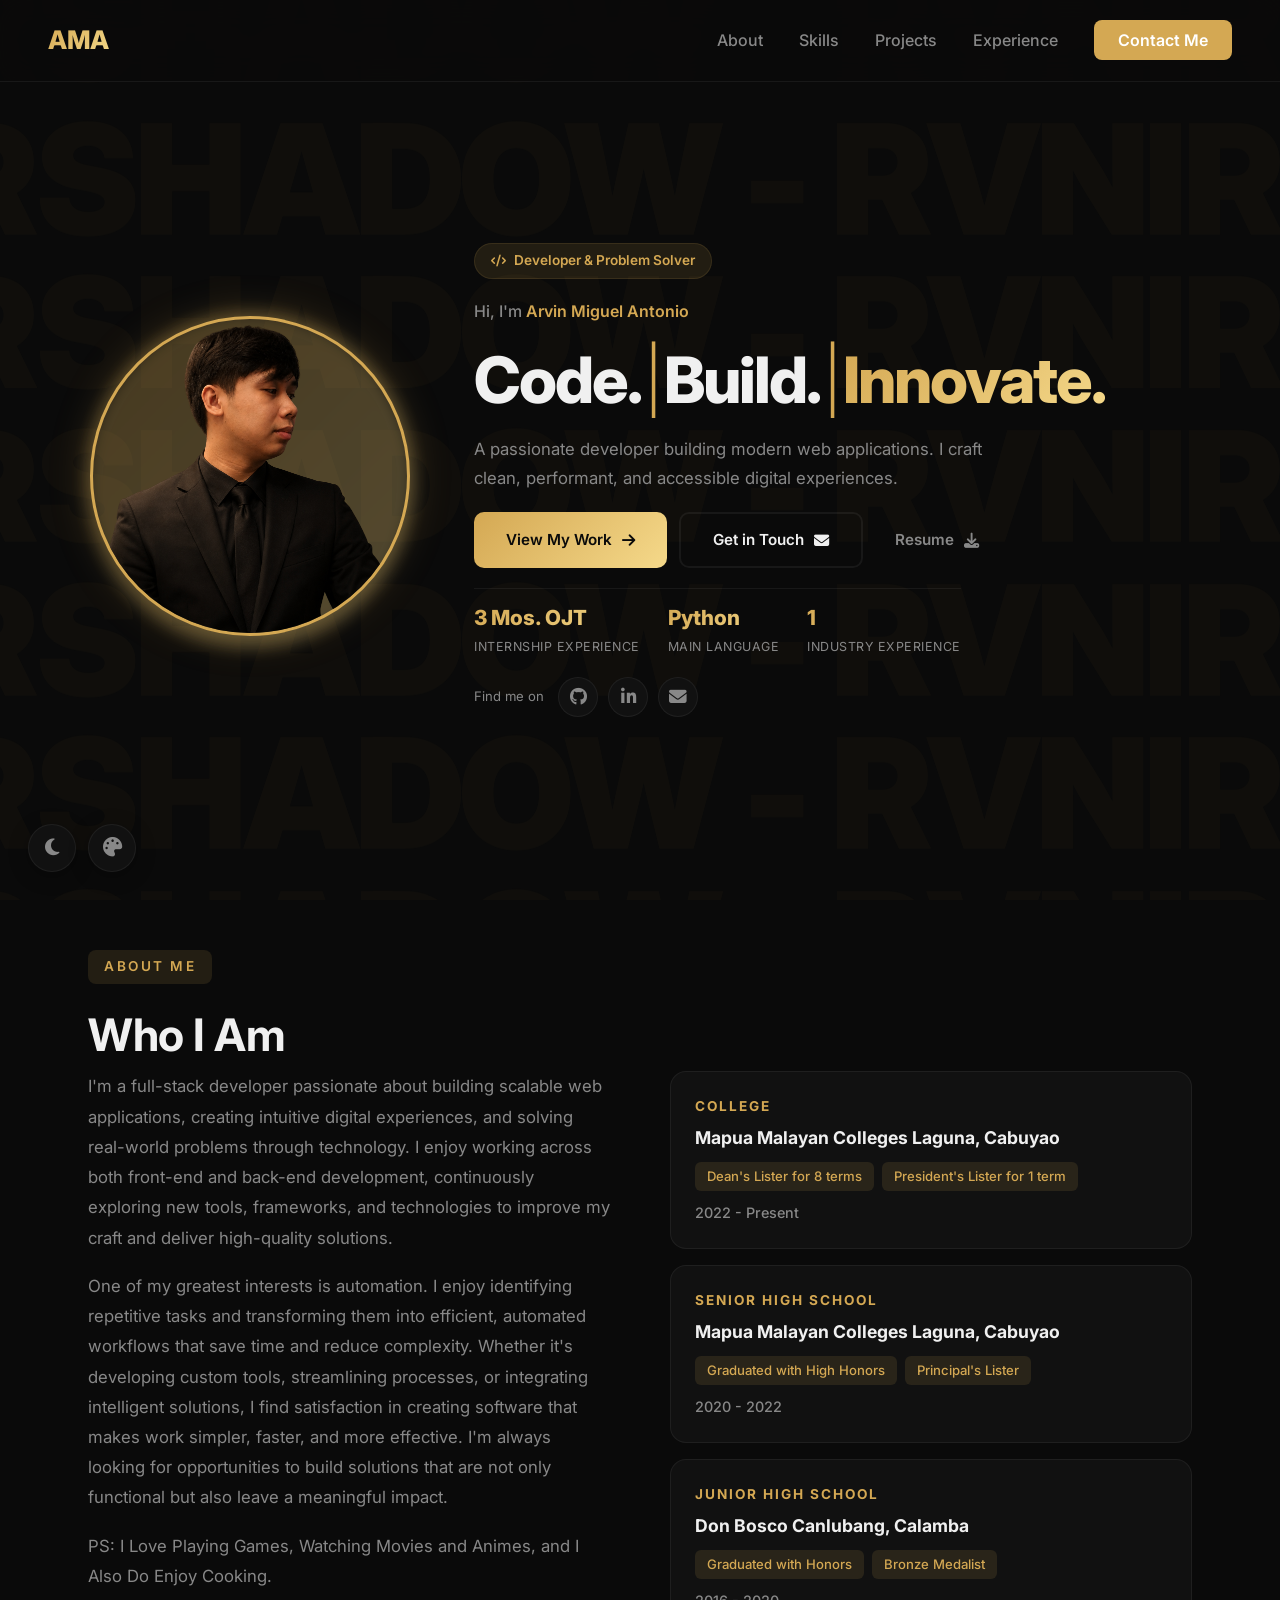
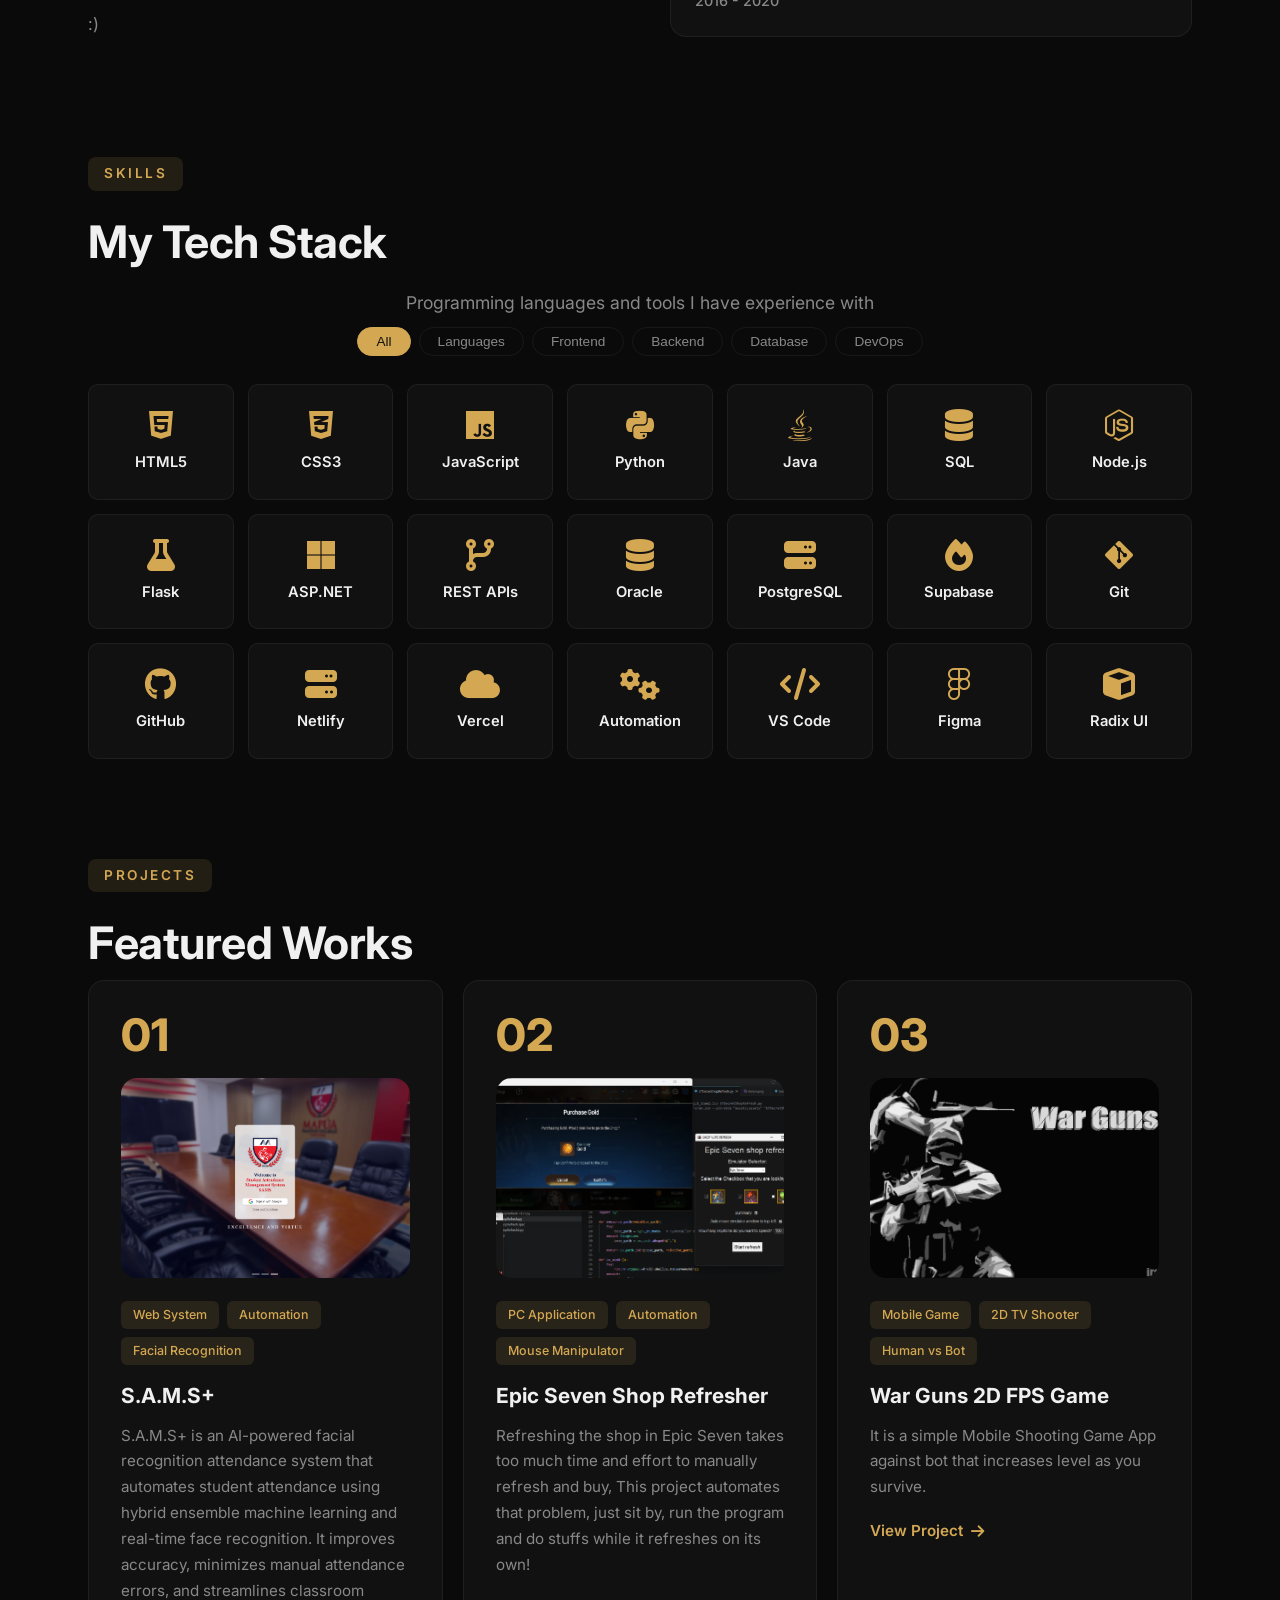
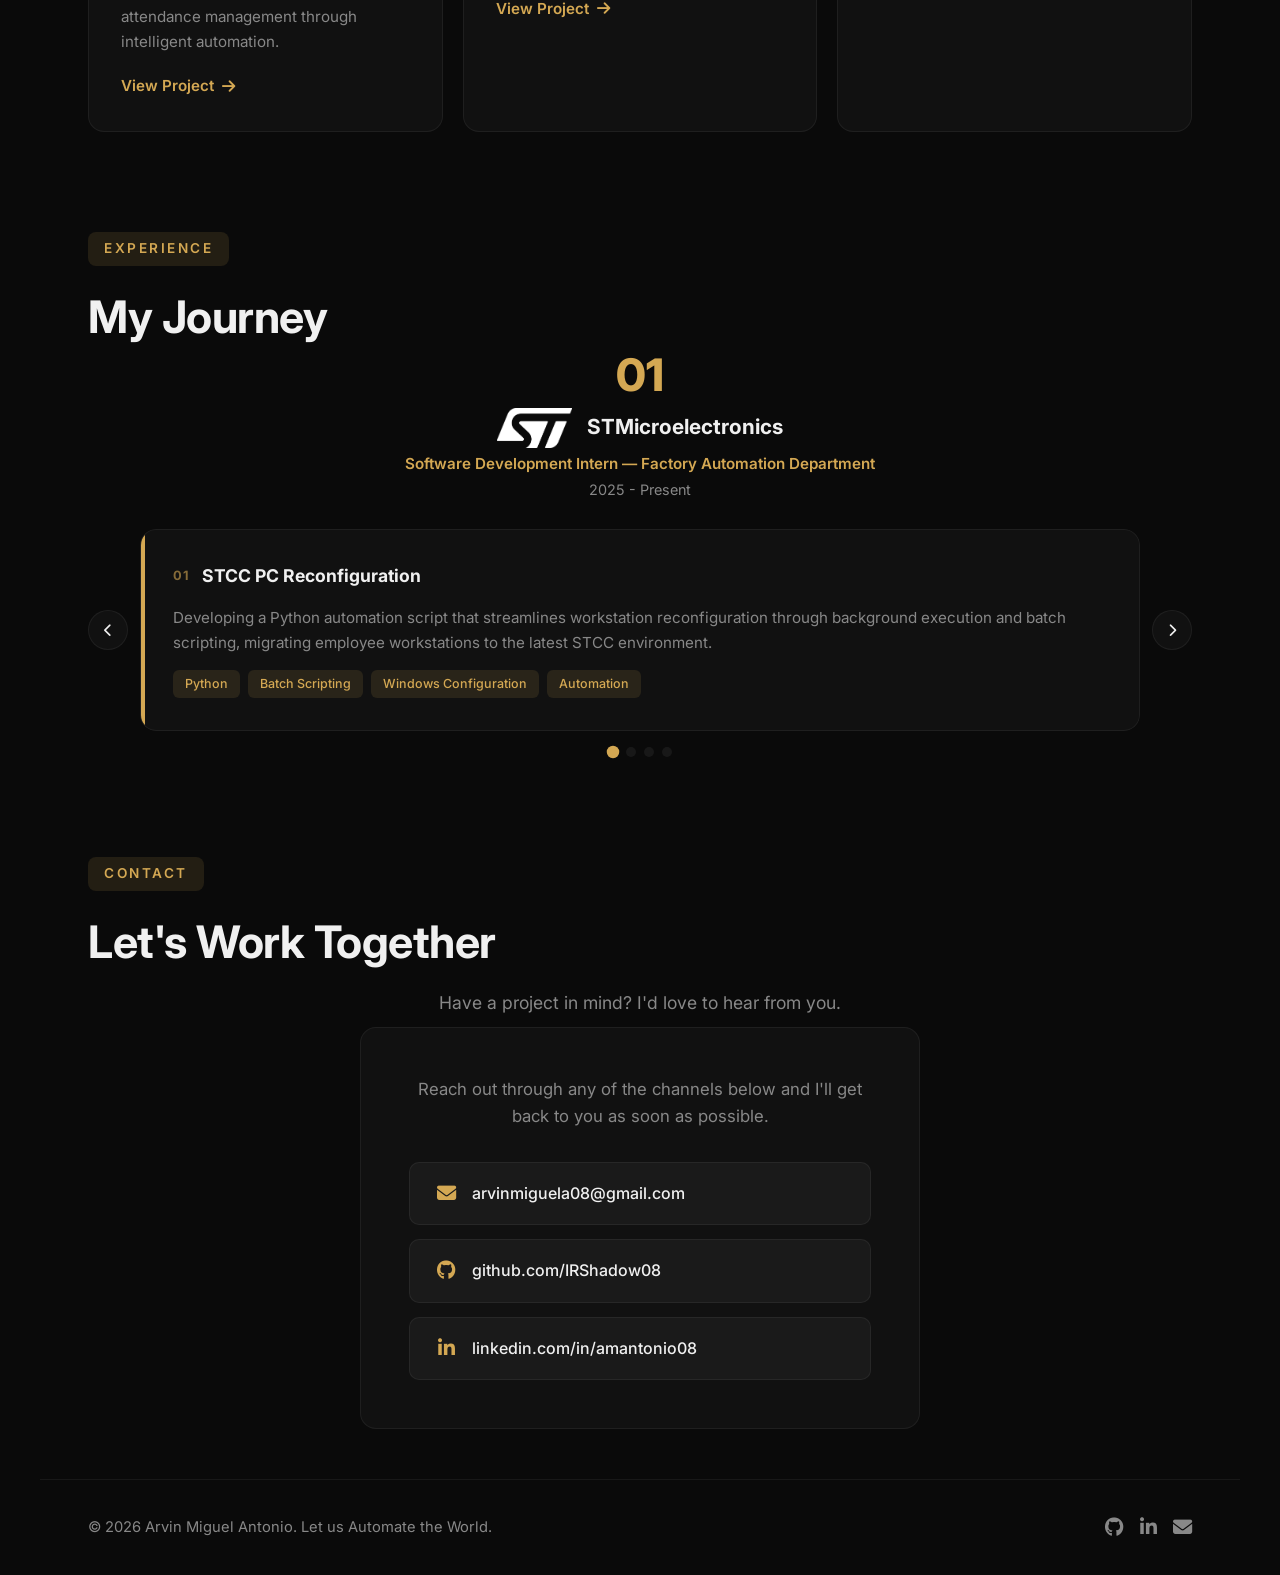
<file: index.html>
<!DOCTYPE html>
<html lang="en">
<head>
    <meta charset="UTF-8">
    <meta name="viewport" content="width=device-width, initial-scale=1.0">
    <title>Arvin Miguel Antonio</title>
    <link rel="preconnect" href="https://fonts.googleapis.com">
    <link rel="preconnect" href="https://fonts.gstatic.com" crossorigin>
    <link href="https://fonts.googleapis.com/css2?family=Inter:wght@300;400;500;600;700;800;900&display=swap" rel="stylesheet">
    <link rel="stylesheet" href="https://cdnjs.cloudflare.com/ajax/libs/font-awesome/6.5.0/css/all.min.css">
    <link id="favicon" rel="icon" type="image/png" href="Assets/IRLogo.png">
    <link rel="stylesheet" href="style.css">
</head>
<body>

    <nav>
        <a href="#hero" class="nav-logo">AMA</a>
        <ul class="nav-links" id="navLinks">
            <li><a href="#about">About</a></li>
            <li><a href="#skills">Skills</a></li>
            <li><a href="#projects">Projects</a></li>
            <li><a href="#experience">Experience</a></li>
            <li><a href="#contact" class="nav-cta">Contact Me</a></li>
        </ul>
        <button class="mobile-toggle" id="mobileToggle" aria-label="Menu">
            <i class="fas fa-bars"></i>
        </button>
    </nav>

    <section class="hero" id="hero">
        <div class="hero-deco-text">
            <span>IRShadow - RvnIrs</span>
        </div>
        <div class="hero-wrap">
            <div class="hero-image">
                <img src="Assets/DarkModeMe.png" alt="Arvin Miguel Antonio" id="heroProfileImg">
            </div>
            <div class="hero-content">
                <div class="hero-tag">
                    <i class="fas fa-code"></i> Developer &amp; Problem Solver
                </div>
                <span class="hero-greeting">Hi, I'm <span>Arvin Miguel Antonio</span></span>
                <h1>Code.<span class="separator">|</span>Build.<span class="separator">|</span><span class="highlight">Innovate.</span></h1>
                <p>A passionate developer building modern web applications. I craft clean, performant, and accessible digital experiences.</p>
                <div class="hero-buttons">
                    <a href="#projects" class="btn btn-primary">
                        View My Work <i class="fas fa-arrow-right"></i>
                    </a>
                    <a href="#contact" class="btn btn-outline">
                        Get in Touch <i class="fas fa-envelope"></i>
                    </a>
                    <a href="Assets/ArvinAntonio-Resume.pdf" target="_blank" class="btn btn-ghost">
                        Resume <i class="fas fa-download"></i>
                    </a>
                </div>
                <div class="hero-stats">
                    <div class="hero-stat">
                        <span class="hero-stat-value">3 Mos. OJT</span>
                        <span class="hero-stat-label">Internship Experience</span>
                    </div>
                    <div class="hero-stat">
                        <span class="hero-stat-value">Python</span>
                        <span class="hero-stat-label">Main Language</span>
                    </div>
                    <div class="hero-stat">
                        <span class="hero-stat-value">1</span>
                        <span class="hero-stat-label">Industry Experience</span>
                    </div>
                </div>
                <div class="hero-social">
                    <span class="hero-social-label">Find me on</span>
                    <a href="https://github.com/IRShadow08" target="_blank" aria-label="GitHub"><i class="fab fa-github"></i></a>
                    <a href="https://www.linkedin.com/in/amantonio08/" target="_blank" aria-label="LinkedIn"><i class="fab fa-linkedin-in"></i></a>
                    <a href="mailto:arvinmiguela08@gmail.com" id="copyEmailHero" aria-label="Email"><i class="fas fa-envelope"></i></a>
                </div>
            </div>
        </div>
    </section>

    <section id="about">
        <div class="section-header reveal">
            <span class="section-tag">About Me</span>
            <h2>Who I Am</h2>
        </div>
        <div class="about-wrap">
            <div class="about-text reveal">
                <p>I'm a full-stack developer passionate about building scalable web applications, creating intuitive digital experiences, and solving real-world problems through technology. I enjoy working across both front-end and back-end development, continuously exploring new tools, frameworks, and technologies to improve my craft and deliver high-quality solutions.</p>
                <p>One of my greatest interests is automation. I enjoy identifying repetitive tasks and transforming them into efficient, automated workflows that save time and reduce complexity. Whether it's developing custom tools, streamlining processes, or integrating intelligent solutions, I find satisfaction in creating software that makes work simpler, faster, and more effective. I'm always looking for opportunities to build solutions that are not only functional but also leave a meaningful impact.</p>
                <p>PS: I Love Playing Games, Watching Movies and Animes, and I Also Do Enjoy Cooking.</p>
                <p>:)</p>
            </div>
            <div class="about-education reveal">
                <div class="edu-card">
                    <div class="edu-level">College</div>
                    <div class="edu-school">Mapua Malayan Colleges Laguna, Cabuyao</div>
                    <div class="edu-honors">
                        <span class="edu-honor">Dean's Lister for 8 terms</span>
                        <span class="edu-honor">President's Lister for 1 term</span>
                    </div>
                    <div class="edu-date">2022 - Present</div>
                </div>
                <div class="edu-card">
                    <div class="edu-level">Senior High School</div>
                    <div class="edu-school">Mapua Malayan Colleges Laguna, Cabuyao</div>
                    <div class="edu-honors">
                        <span class="edu-honor">Graduated with High Honors</span>
                        <span class="edu-honor">Principal's Lister</span>
                    </div>
                    <div class="edu-date">2020 - 2022</div>
                </div>
                <div class="edu-card">
                    <div class="edu-level">Junior High School</div>
                    <div class="edu-school">Don Bosco Canlubang, Calamba</div>
                    <div class="edu-honors">
                        <span class="edu-honor">Graduated with Honors</span>
                        <span class="edu-honor">Bronze Medalist</span>
                    </div>
                    <div class="edu-date">2016 - 2020</div>
                </div>
            </div>
        </div>
    </section>

    <section id="skills">
        <div class="section-header reveal">
            <span class="section-tag">Skills</span>
            <h2>My Tech Stack</h2>
            <p>Programming languages and tools I have experience with</p>
        </div>
        <div class="skills-filters reveal">
            <button class="skills-filter active" data-filter="all">All</button>
            <button class="skills-filter" data-filter="languages">Languages</button>
            <button class="skills-filter" data-filter="frontend">Frontend</button>
            <button class="skills-filter" data-filter="backend">Backend</button>
            <button class="skills-filter" data-filter="database">Database</button>
            <button class="skills-filter" data-filter="devops">DevOps</button>
        </div>
        <div class="skills-grid reveal">
            <div class="skill-item" data-category="frontend"><i class="fab fa-html5"></i><div class="name">HTML5</div></div>
            <div class="skill-item" data-category="frontend"><i class="fab fa-css3-alt"></i><div class="name">CSS3</div></div>
            <div class="skill-item" data-category="languages"><i class="fab fa-js"></i><div class="name">JavaScript</div></div>
            <div class="skill-item" data-category="languages"><i class="fab fa-python"></i><div class="name">Python</div></div>
            <div class="skill-item" data-category="languages"><i class="fab fa-java"></i><div class="name">Java</div></div>
            <div class="skill-item" data-category="languages"><i class="fas fa-database"></i><div class="name">SQL</div></div>
            <div class="skill-item" data-category="backend"><i class="fab fa-node-js"></i><div class="name">Node.js</div></div>
            <div class="skill-item" data-category="backend"><i class="fas fa-flask"></i><div class="name">Flask</div></div>
            <div class="skill-item" data-category="backend"><i class="fab fa-microsoft"></i><div class="name">ASP.NET</div></div>
            <div class="skill-item" data-category="backend"><i class="fas fa-code-branch"></i><div class="name">REST APIs</div></div>
            <div class="skill-item" data-category="database"><i class="fas fa-database"></i><div class="name">Oracle</div></div>
            <div class="skill-item" data-category="database"><i class="fas fa-server"></i><div class="name">PostgreSQL</div></div>
            <div class="skill-item" data-category="database"><i class="fas fa-fire"></i><div class="name">Supabase</div></div>
            <div class="skill-item" data-category="devops"><i class="fab fa-git-alt"></i><div class="name">Git</div></div>
            <div class="skill-item" data-category="devops"><i class="fab fa-github"></i><div class="name">GitHub</div></div>
            <div class="skill-item" data-category="devops"><i class="fas fa-server"></i><div class="name">Netlify</div></div>
            <div class="skill-item" data-category="devops"><i class="fas fa-cloud"></i><div class="name">Vercel</div></div>
            <div class="skill-item" data-category="devops"><i class="fas fa-cogs"></i><div class="name">Automation</div></div>
            <div class="skill-item" data-category="devops"><i class="fas fa-code"></i><div class="name">VS Code</div></div>
            <div class="skill-item" data-category="frontend"><i class="fab fa-figma"></i><div class="name">Figma</div></div>
            <div class="skill-item" data-category="frontend"><i class="fas fa-cube"></i><div class="name">Radix UI</div></div>
        </div>
    </section>

    <section id="projects">
        <div class="section-header reveal">
            <span class="section-tag">Projects</span>
            <h2>Featured Works</h2>
            <!-- <p>Showcase of My Favorite Projects</p> -->
        </div>
        <div class="projects-grid reveal">
            <div class="project-card">
                <div class="card-num">01</div>
                <img src="Assets/Sams.png" alt="S.A.M.S+" class="project-img">
                <div class="project-tags">
                    <span>Web System</span>
                    <span>Automation</span>
                    <span>Facial Recognition</span>
                </div>
                <h3>S.A.M.S+</h3>
                <p>S.A.M.S+ is an AI-powered facial recognition attendance system that automates student attendance using hybrid ensemble machine learning and real-time face recognition. It improves accuracy, minimizes manual attendance errors, and streamlines classroom attendance management through intelligent automation.</p>
                <a href="https://sams-plus.tech/" target="_blank" class="project-link">
                    View Project <i class="fas fa-arrow-right"></i>
                </a>
            </div>
            <div class="project-card">
                <div class="card-num">02</div>
                <img src="Assets/E7ShopRefresher.png" alt="Epic Seven Shop Refresher" class="project-img">
                <div class="project-tags">
                    <span>PC Application</span>
                    <span>Automation</span>
                    <span>Mouse Manipulator</span>
                </div>
                <h3>Epic Seven Shop Refresher</h3>
                <p>Refreshing the shop in Epic Seven takes too much time and effort to manually refresh and buy, This project automates that problem, just sit by, run the program and do stuffs while it refreshes on its own!</p>
                <a href="https://github.com/IRShadow08/E7Refresher_irs" target="_blank" class="project-link">
                    View Project <i class="fas fa-arrow-right"></i>
                </a>
            </div>
            <div class="project-card">
                <div class="card-num">03</div>
                <img src="Assets/WarGuns Game.png" alt="War Guns 2D FPS Game" class="project-img">
                <div class="project-tags">
                    <span>Mobile Game</span>
                    <span>2D TV Shooter</span>
                    <span>Human vs Bot</span>
                </div>
                <h3>War Guns 2D FPS Game</h3>
                <p>It is a simple Mobile Shooting Game App against bot that increases level as you survive.</p>
                <a href="https://drive.google.com/file/d/1qGcOylFEyaaN6yPBjuBGZe5CD3PXeud2/view" target="_blank" class="project-link">
                    View Project <i class="fas fa-arrow-right"></i>
                </a>
            </div>
        </div>
    </section>

    <section id="experience">
        <div class="section-header reveal">
            <span class="section-tag">Experience</span>
            <h2>My Journey</h2>
            <div class="exp-section-num">01</div>
        </div>
        <div class="exp-carousel reveal">
            <div class="exp-header-info">
                <h3>
                    <img id="stmLogo" src="Assets/STMDark.png" alt="STMicroelectronics" style="height:40px;vertical-align:middle;margin-right:10px;">
                    STMicroelectronics
                </h3>
                <div class="exp-role">Software Development Intern &mdash; Factory Automation Department</div>
                <div class="exp-date">2025 - Present</div>
            </div>
            <div class="carousel-wrap">
                <button class="carousel-btn carousel-prev" aria-label="Previous"><i class="fas fa-chevron-left"></i></button>
                <div class="carousel-track-wrap">
                    <div class="carousel-track">
                        <div class="carousel-card">
                            <div class="carousel-card-header">
                                <span class="carousel-card-num">01</span>
                                <h4>STCC PC Reconfiguration</h4>
                            </div>
                            <p>Developing a Python automation script that streamlines workstation reconfiguration through background execution and batch scripting, migrating employee workstations to the latest STCC environment.</p>
                            <div class="carousel-tags">
                                <span>Python</span>
                                <span>Batch Scripting</span>
                                <span>Windows Configuration</span>
                                <span>Automation</span>
                            </div>
                        </div>
                        <div class="carousel-card">
                            <div class="carousel-card-header">
                                <span class="carousel-card-num">02</span>
                                <h4>Shibuya_FoxAuto TAR Images Creation</h4>
                            </div>
                            <p>Enhanced file processing logic and logging mechanisms with grouped log keys for better traceability and reliability in TAR archive generation for production deployments.</p>
                            <div class="carousel-tags">
                                <span>Python</span>
                                <span>File Processing</span>
                                <span>Logging</span>
                                <span>TAR</span>
                            </div>
                        </div>
                        <div class="carousel-card">
                            <div class="carousel-card-header">
                                <span class="carousel-card-num">03</span>
                                <h4>sySTMtracker</h4>
                            </div>
                            <p>Built a full-stack web monitoring application (Python Flask, Oracle/SQLite) that tracks server, service, and application health with automated metric collection, dashboards, threshold alerts, and email notifications. Deployed internally for departmental use.</p>
                            <div class="carousel-tags">
                                <span>Python</span>
                                <span>Flask</span>
                                <span>Oracle</span>
                                <span>Server Tracker</span>
                                <span>Web Development</span>
                            </div>
                        </div>
                        <div class="carousel-card">
                            <div class="carousel-card-header">
                                <span class="carousel-card-num">04</span>
                                <h4>LDAP to WebSSO Migration</h4>
                            </div>
                            <p>Preparing legacy internal applications for migration to a unified Web Single Sign-On authentication system through codebase analysis and architectural planning.</p>
                            <div class="carousel-tags">
                                <span>LDAP</span>
                                <span>WebSSO</span>
                                <span>Authentication</span>
                                <span>Legacy Migration</span>
                                <span>Java Core</span>
                                <span>Java SpringBoot</span>
                            </div>
                        </div>
                    </div>
                </div>
                <button class="carousel-btn carousel-next" aria-label="Next"><i class="fas fa-chevron-right"></i></button>
            </div>
            <div class="carousel-dots"></div>
        </div>
    </section>

    <section id="contact">
        <div class="section-header reveal">
            <span class="section-tag">Contact</span>
            <h2>Let's Work Together</h2>
            <p>Have a project in mind? I'd love to hear from you.</p>
        </div>
        <div class="contact-wrap reveal">
            <div class="contact-card">
                <p>Reach out through any of the channels below and I'll get back to you as soon as possible.</p>
                <div class="contact-links">
                    <a href="mailto:arvinmiguela08@gmail.com" id="copyEmail">
                        <i class="fas fa-envelope"></i> arvinmiguela08@gmail.com
                    </a>
                    <a href="https://github.com/IRShadow08" target="_blank">
                        <i class="fab fa-github"></i> github.com/IRShadow08
                    </a>
                    <a href="https://www.linkedin.com/in/amantonio08/" target="_blank">
                        <i class="fab fa-linkedin-in"></i> linkedin.com/in/amantonio08
                    </a>
                </div>
            </div>
        </div>
    </section>

    <button class="theme-toggle" id="themeToggle" aria-label="Toggle theme">
        <i class="fas fa-moon"></i>
    </button>
    <button class="accent-toggle" id="accentToggle" aria-label="Toggle accent color">
        <i class="fas fa-palette"></i>
    </button>
    <a href="#hero" class="back-to-top" aria-label="Back to top">
        <i class="fas fa-arrow-up"></i>
    </a>

    <footer>
        <p>&copy; 2026 Arvin Miguel Antonio. Let us Automate the World.</p>
        <div class="footer-social">
            <a href="https://github.com/IRShadow08" target="_blank" aria-label="GitHub"><i class="fab fa-github"></i></a>
            <a href="https://www.linkedin.com/in/amantonio08/" target="_blank" aria-label="LinkedIn"><i class="fab fa-linkedin-in"></i></a>
            <a href="mailto:arvinmiguela08@gmail.com" aria-label="Email"><i class="fas fa-envelope"></i></a>
        </div>
    </footer>

    <script src="script.js"></script>
</body>
</html>
</file>
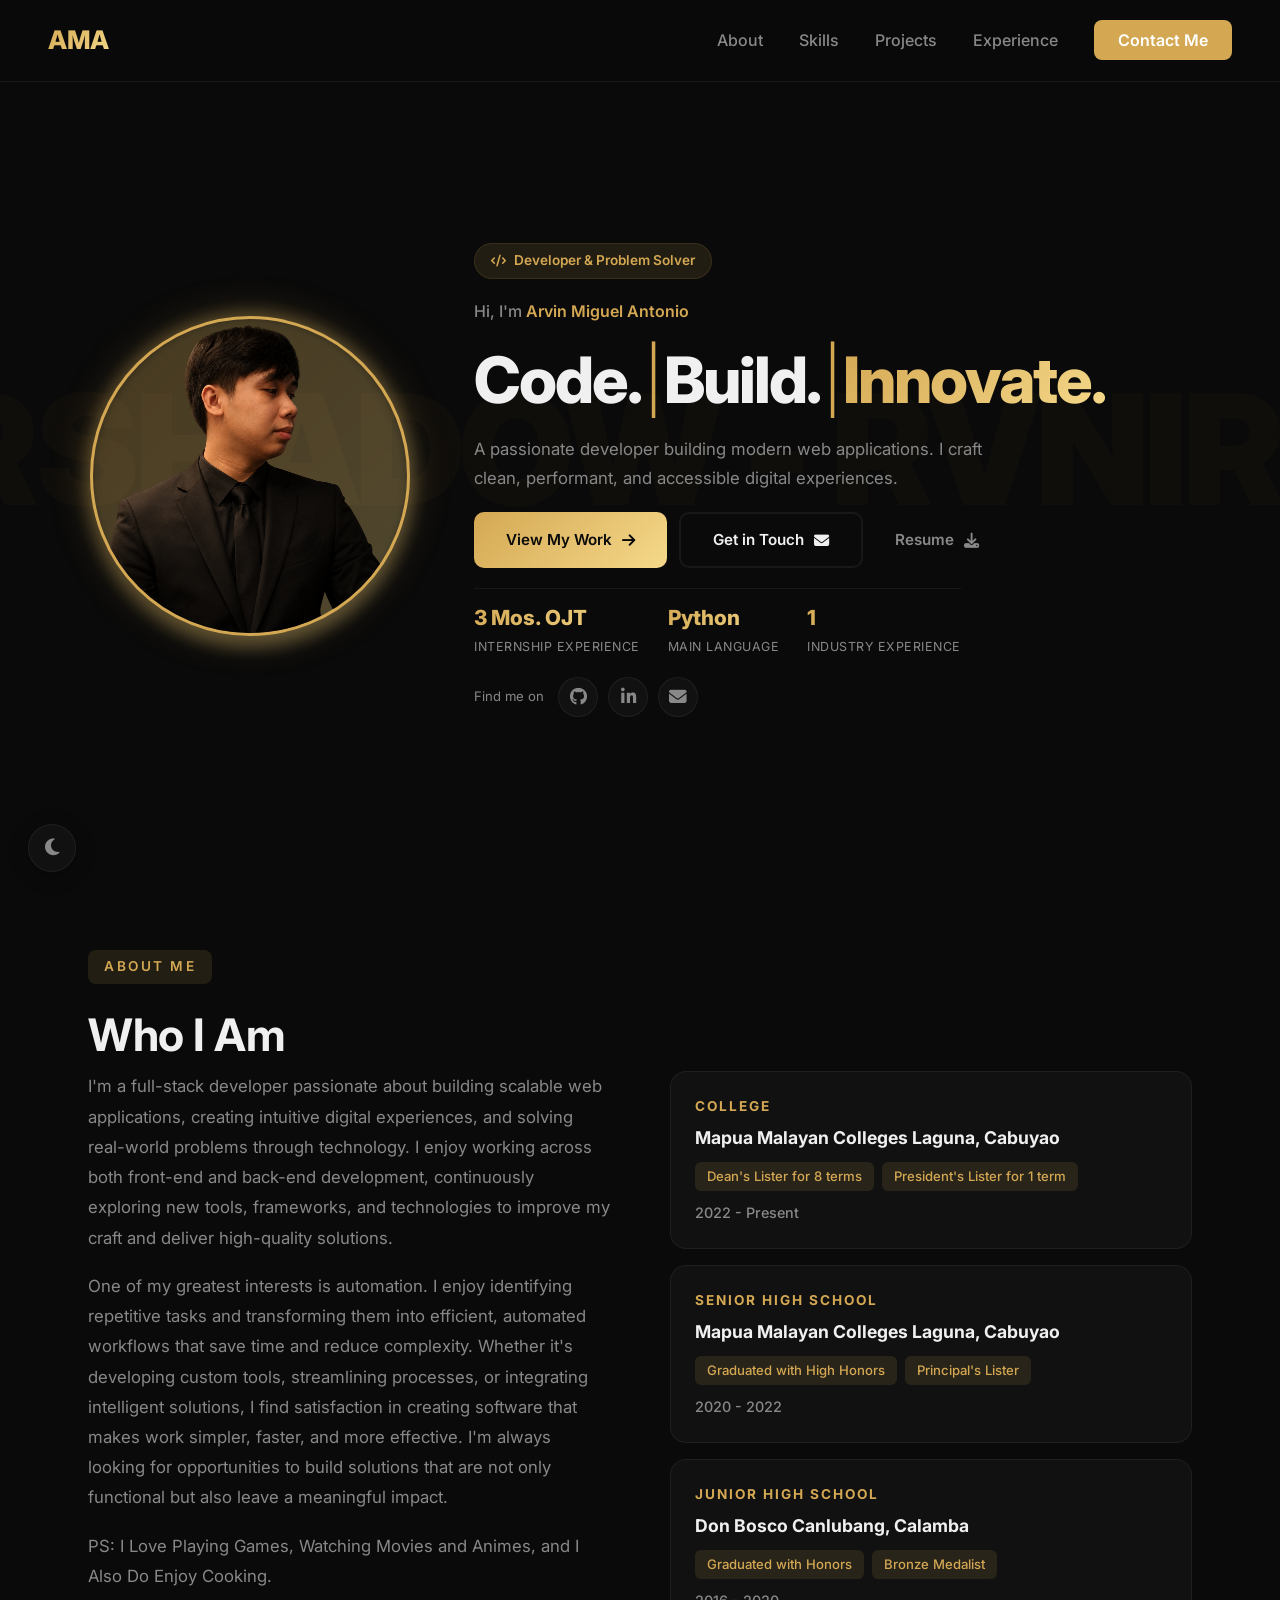
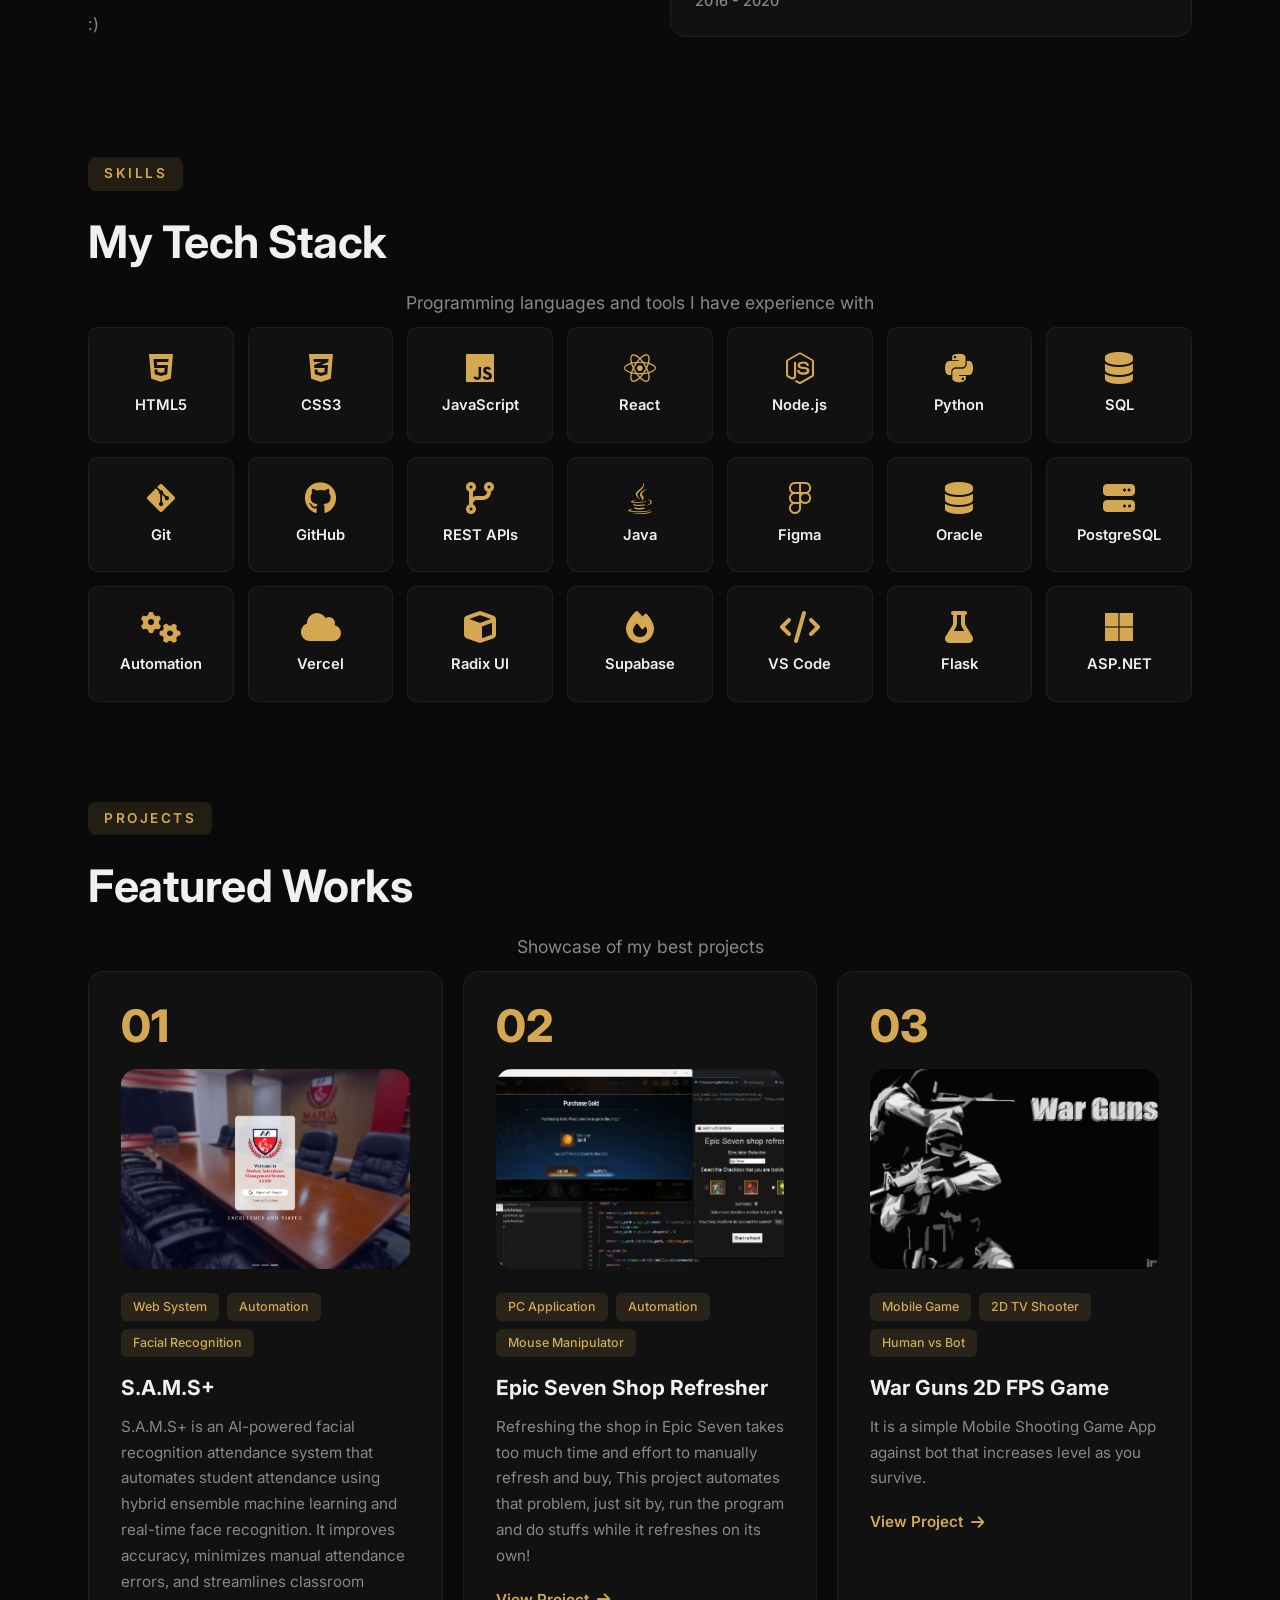
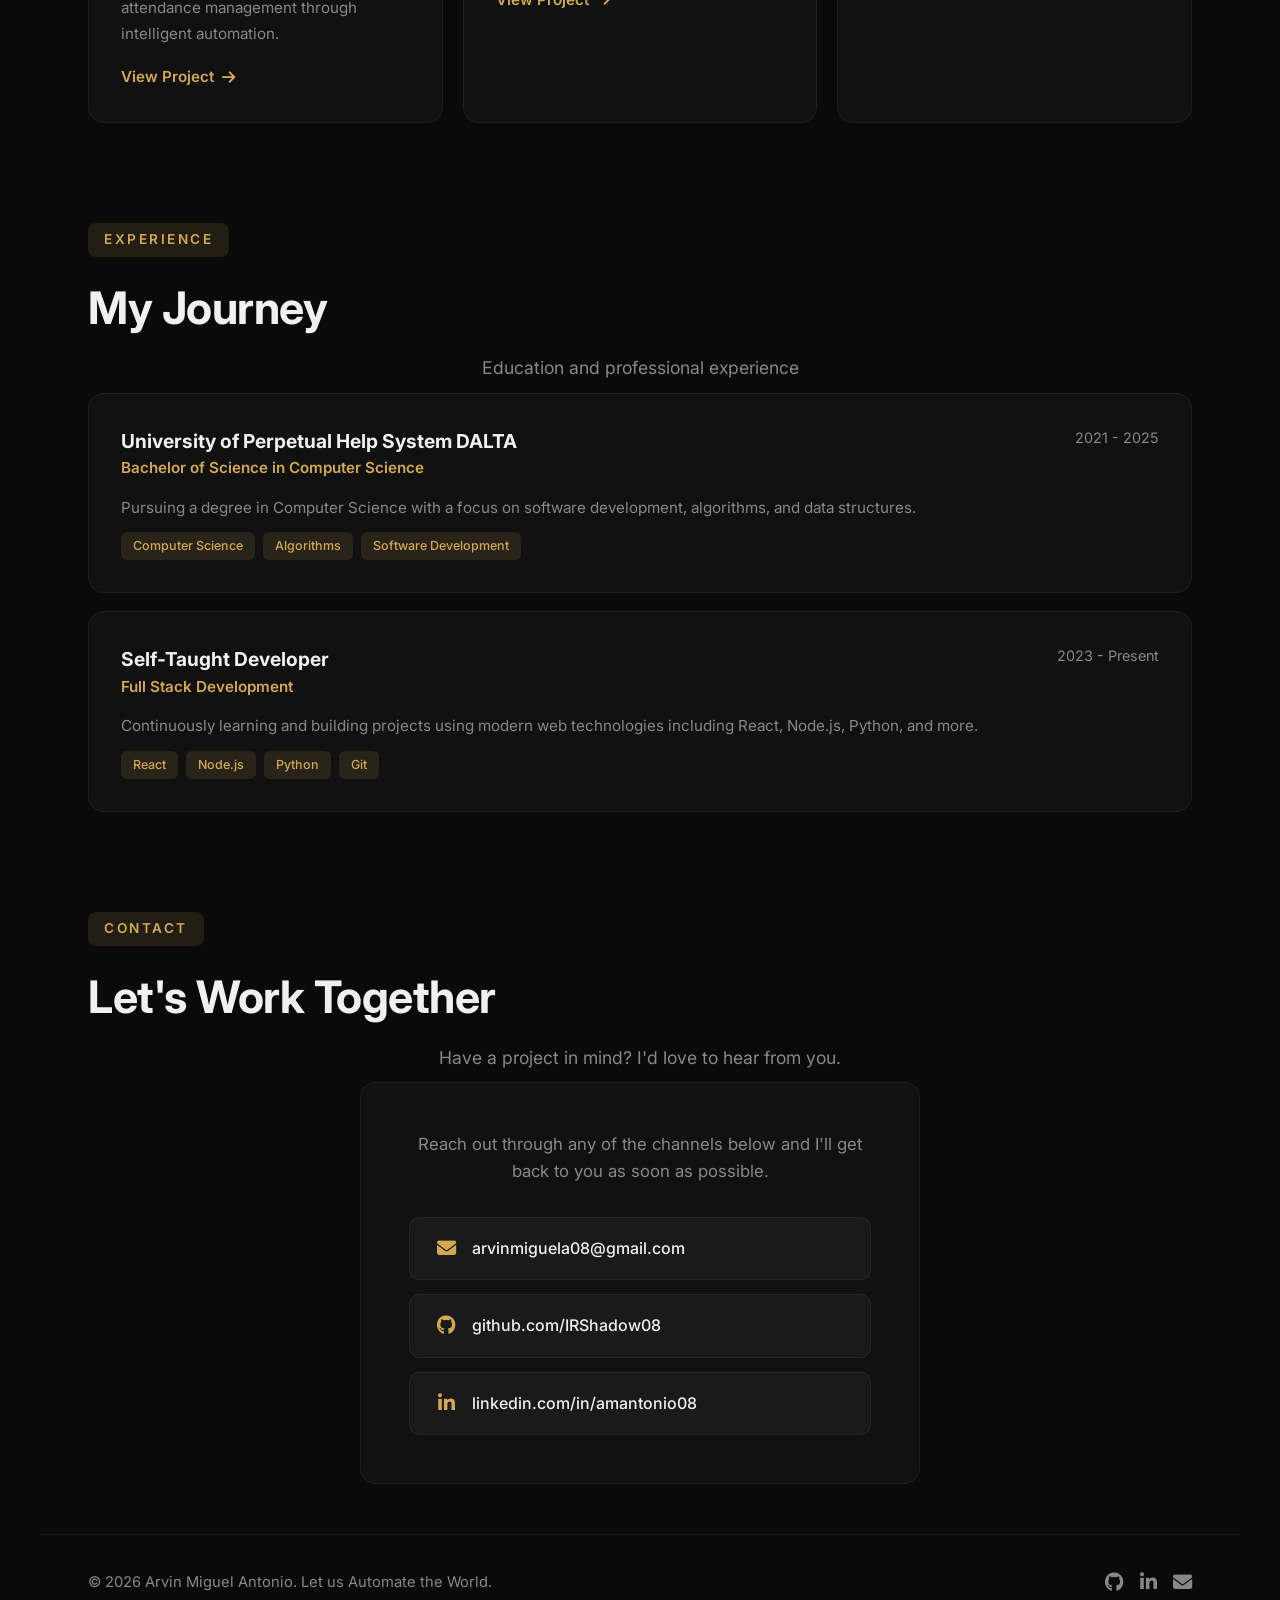
<file: portfolio.html>
<!DOCTYPE html>
<html lang="en">
<head>
    <meta charset="UTF-8">
    <meta name="viewport" content="width=device-width, initial-scale=1.0">
    <title>Arvin Miguel Antonio</title>
    <link rel="preconnect" href="https://fonts.googleapis.com">
    <link rel="preconnect" href="https://fonts.gstatic.com" crossorigin>
    <link href="https://fonts.googleapis.com/css2?family=Inter:wght@300;400;500;600;700;800;900&display=swap" rel="stylesheet">
    <link rel="stylesheet" href="https://cdnjs.cloudflare.com/ajax/libs/font-awesome/6.5.0/css/all.min.css">
    <link rel="stylesheet" href="style.css">
</head>
<body>

    <nav>
        <a href="#hero" class="nav-logo">AMA</a>
        <ul class="nav-links" id="navLinks">
            <li><a href="#about">About</a></li>
            <li><a href="#skills">Skills</a></li>
            <li><a href="#projects">Projects</a></li>
            <li><a href="#experience">Experience</a></li>
            <li><a href="#contact" class="nav-cta">Contact Me</a></li>
        </ul>
        <button class="mobile-toggle" id="mobileToggle" aria-label="Menu">
            <i class="fas fa-bars"></i>
        </button>
    </nav>

    <section class="hero" id="hero">
        <div class="hero-deco-text">
            <span>IRShadow - RvnIrs</span>
        </div>
        <div class="hero-wrap">
            <div class="hero-image">
                <img src="Assets/DarkModeMe.png" alt="Arvin Miguel Antonio" id="heroProfileImg">
            </div>
            <div class="hero-content">
                <div class="hero-tag">
                    <i class="fas fa-code"></i> Developer &amp; Problem Solver
                </div>
                <span class="hero-greeting">Hi, I'm <span>Arvin Miguel Antonio</span></span>
                <h1>Code.<span class="separator">|</span>Build.<span class="separator">|</span><span class="highlight">Innovate.</span></h1>
                <p>A passionate developer building modern web applications. I craft clean, performant, and accessible digital experiences.</p>
                <div class="hero-buttons">
                    <a href="#projects" class="btn btn-primary">
                        View My Work <i class="fas fa-arrow-right"></i>
                    </a>
                    <a href="#contact" class="btn btn-outline">
                        Get in Touch <i class="fas fa-envelope"></i>
                    </a>
                    <a href="Assets/ArvinAntonio-Resume.pdf" target="_blank" class="btn btn-ghost">
                        Resume <i class="fas fa-download"></i>
                    </a>
                </div>
                <div class="hero-stats">
                    <div class="hero-stat">
                        <span class="hero-stat-value">3 Mos. OJT</span>
                        <span class="hero-stat-label">Internship Experience</span>
                    </div>
                    <div class="hero-stat">
                        <span class="hero-stat-value">Python</span>
                        <span class="hero-stat-label">Main Language</span>
                    </div>
                    <div class="hero-stat">
                        <span class="hero-stat-value">1</span>
                        <span class="hero-stat-label">Industry Experience</span>
                    </div>
                </div>
                <div class="hero-social">
                    <span class="hero-social-label">Find me on</span>
                    <a href="https://github.com/IRShadow - RvnMig08" target="_blank" aria-label="GitHub"><i class="fab fa-github"></i></a>
                    <a href="https://www.linkedin.com/in/amantonio08/" target="_blank" aria-label="LinkedIn"><i class="fab fa-linkedin-in"></i></a>
                    <a href="mailto:arvinmiguela08@gmail.com" aria-label="Email"><i class="fas fa-envelope"></i></a>
                </div>
            </div>
        </div>
    </section>

    <section id="about">
        <div class="section-header reveal">
            <span class="section-tag">About Me</span>
            <h2>Who I Am</h2>
        </div>
        <div class="about-wrap">
            <div class="about-text reveal">
                <p>I'm a full-stack developer passionate about building scalable web applications, creating intuitive digital experiences, and solving real-world problems through technology. I enjoy working across both front-end and back-end development, continuously exploring new tools, frameworks, and technologies to improve my craft and deliver high-quality solutions.</p>
                <p>One of my greatest interests is automation. I enjoy identifying repetitive tasks and transforming them into efficient, automated workflows that save time and reduce complexity. Whether it's developing custom tools, streamlining processes, or integrating intelligent solutions, I find satisfaction in creating software that makes work simpler, faster, and more effective. I'm always looking for opportunities to build solutions that are not only functional but also leave a meaningful impact.</p>
                <p>PS: I Love Playing Games, Watching Movies and Animes, and I Also Do Enjoy Cooking.</p>
                <p>:)</p>
            </div>
            <div class="about-education reveal">
                <div class="edu-card">
                    <div class="edu-level">College</div>
                    <div class="edu-school">Mapua Malayan Colleges Laguna, Cabuyao</div>
                    <div class="edu-honors">
                        <span class="edu-honor">Dean's Lister for 8 terms</span>
                        <span class="edu-honor">President's Lister for 1 term</span>
                    </div>
                    <div class="edu-date">2022 - Present</div>
                </div>
                <div class="edu-card">
                    <div class="edu-level">Senior High School</div>
                    <div class="edu-school">Mapua Malayan Colleges Laguna, Cabuyao</div>
                    <div class="edu-honors">
                        <span class="edu-honor">Graduated with High Honors</span>
                        <span class="edu-honor">Principal's Lister</span>
                    </div>
                    <div class="edu-date">2020 - 2022</div>
                </div>
                <div class="edu-card">
                    <div class="edu-level">Junior High School</div>
                    <div class="edu-school">Don Bosco Canlubang, Calamba</div>
                    <div class="edu-honors">
                        <span class="edu-honor">Graduated with Honors</span>
                        <span class="edu-honor">Bronze Medalist</span>
                    </div>
                    <div class="edu-date">2016 - 2020</div>
                </div>
            </div>
        </div>
    </section>

    <section id="skills">
        <div class="section-header reveal">
            <span class="section-tag">Skills</span>
            <h2>My Tech Stack</h2>
            <p>Programming languages and tools I have experience with</p>
        </div>
        <div class="skills-grid reveal">
            <div class="skill-item"><i class="fab fa-html5"></i><div class="name">HTML5</div></div>
            <div class="skill-item"><i class="fab fa-css3-alt"></i><div class="name">CSS3</div></div>
            <div class="skill-item"><i class="fab fa-js"></i><div class="name">JavaScript</div></div>
            <div class="skill-item"><i class="fab fa-react"></i><div class="name">React</div></div>
            <div class="skill-item"><i class="fab fa-node-js"></i><div class="name">Node.js</div></div>
            <div class="skill-item"><i class="fab fa-python"></i><div class="name">Python</div></div>
            <div class="skill-item"><i class="fas fa-database"></i><div class="name">SQL</div></div>
            <div class="skill-item"><i class="fab fa-git-alt"></i><div class="name">Git</div></div>
            <div class="skill-item"><i class="fab fa-github"></i><div class="name">GitHub</div></div>
            <div class="skill-item"><i class="fas fa-code-branch"></i><div class="name">REST APIs</div></div>
            <div class="skill-item"><i class="fab fa-java"></i><div class="name">Java</div></div>
            <div class="skill-item"><i class="fab fa-figma"></i><div class="name">Figma</div></div>
            <div class="skill-item"><i class="fas fa-database"></i><div class="name">Oracle</div></div>
            <div class="skill-item"><i class="fas fa-server"></i><div class="name">PostgreSQL</div></div>
            <div class="skill-item"><i class="fas fa-cogs"></i><div class="name">Automation</div></div>
            <div class="skill-item"><i class="fas fa-cloud"></i><div class="name">Vercel</div></div>
            <div class="skill-item"><i class="fas fa-cube"></i><div class="name">Radix UI</div></div>
            <div class="skill-item"><i class="fas fa-fire"></i><div class="name">Supabase</div></div>
            <div class="skill-item"><i class="fas fa-code"></i><div class="name">VS Code</div></div>
            <div class="skill-item"><i class="fas fa-flask"></i><div class="name">Flask</div></div>
            <div class="skill-item"><i class="fab fa-microsoft"></i><div class="name">ASP.NET</div></div>
        </div>
    </section>

    <section id="projects">
        <div class="section-header reveal">
            <span class="section-tag">Projects</span>
            <h2>Featured Works</h2>
            <p>Showcase of my best projects</p>
        </div>
        <div class="projects-grid reveal">
            <div class="project-card">
                <div class="card-num">01</div>
                <img src="Assets/Sams.png" alt="S.A.M.S+" class="project-img">
                <div class="project-tags">
                    <span>Web System</span>
                    <span>Automation</span>
                    <span>Facial Recognition</span>
                </div>
                <h3>S.A.M.S+</h3>
                <p>S.A.M.S+ is an AI-powered facial recognition attendance system that automates student attendance using hybrid ensemble machine learning and real-time face recognition. It improves accuracy, minimizes manual attendance errors, and streamlines classroom attendance management through intelligent automation.</p>
                <a href="https://sams-plus.tech/" target="_blank" class="project-link">
                    View Project <i class="fas fa-arrow-right"></i>
                </a>
            </div>
            <div class="project-card">
                <div class="card-num">02</div>
                <img src="Assets/E7ShopRefresher.png" alt="Epic Seven Shop Refresher" class="project-img">
                <div class="project-tags">
                    <span>PC Application</span>
                    <span>Automation</span>
                    <span>Mouse Manipulator</span>
                </div>
                <h3>Epic Seven Shop Refresher</h3>
                <p>Refreshing the shop in Epic Seven takes too much time and effort to manually refresh and buy, This project automates that problem, just sit by, run the program and do stuffs while it refreshes on its own!</p>
                <a href="https://github.com/IRShadow08/E7Refresher_irs" target="_blank" class="project-link">
                    View Project <i class="fas fa-arrow-right"></i>
                </a>
            </div>
            <div class="project-card">
                <div class="card-num">03</div>
                <img src="Assets/WarGuns Game.png" alt="War Guns 2D FPS Game" class="project-img">
                <div class="project-tags">
                    <span>Mobile Game</span>
                    <span>2D TV Shooter</span>
                    <span>Human vs Bot</span>
                </div>
                <h3>War Guns 2D FPS Game</h3>
                <p>It is a simple Mobile Shooting Game App against bot that increases level as you survive.</p>
                <a href="https://drive.google.com/file/d/1qGcOylFEyaaN6yPBjuBGZe5CD3PXeud2/view" target="_blank" class="project-link">
                    View Project <i class="fas fa-arrow-right"></i>
                </a>
            </div>
        </div>
    </section>

    <section id="experience">
        <div class="section-header reveal">
            <span class="section-tag">Experience</span>
            <h2>My Journey</h2>
            <p>Education and professional experience</p>
        </div>
        <div class="exp-list reveal">
            <div class="exp-card">
                <div class="exp-header">
                    <div>
                        <h3>University of Perpetual Help System DALTA</h3>
                        <div class="exp-role">Bachelor of Science in Computer Science</div>
                    </div>
                    <div class="exp-date">2021 - 2025</div>
                </div>
                <div class="exp-desc">
                    Pursuing a degree in Computer Science with a focus on software development, algorithms, and data structures.
                </div>
                <div class="exp-tags">
                    <span>Computer Science</span>
                    <span>Algorithms</span>
                    <span>Software Development</span>
                </div>
            </div>
            <div class="exp-card">
                <div class="exp-header">
                    <div>
                        <h3>Self-Taught Developer</h3>
                        <div class="exp-role">Full Stack Development</div>
                    </div>
                    <div class="exp-date">2023 - Present</div>
                </div>
                <div class="exp-desc">
                    Continuously learning and building projects using modern web technologies including React, Node.js, Python, and more.
                </div>
                <div class="exp-tags">
                    <span>React</span>
                    <span>Node.js</span>
                    <span>Python</span>
                    <span>Git</span>
                </div>
            </div>
        </div>
    </section>

    <section id="contact">
        <div class="section-header reveal">
            <span class="section-tag">Contact</span>
            <h2>Let's Work Together</h2>
            <p>Have a project in mind? I'd love to hear from you.</p>
        </div>
        <div class="contact-wrap reveal">
            <div class="contact-card">
                <p>Reach out through any of the channels below and I'll get back to you as soon as possible.</p>
                <div class="contact-links">
                    <a href="mailto:arvinmiguela08@gmail.com" id="copyEmail">
                        <i class="fas fa-envelope"></i> arvinmiguela08@gmail.com
                    </a>
                    <a href="https://github.com/IRShadow08" target="_blank">
                        <i class="fab fa-github"></i> github.com/IRShadow08
                    </a>
                    <a href="https://www.linkedin.com/in/amantonio08/" target="_blank">
                        <i class="fab fa-linkedin-in"></i> linkedin.com/in/amantonio08
                    </a>
                </div>
            </div>
        </div>
    </section>

    <button class="theme-toggle" id="themeToggle" aria-label="Toggle theme">
        <i class="fas fa-moon"></i>
    </button>
    <a href="#hero" class="back-to-top" aria-label="Back to top">
        <i class="fas fa-arrow-up"></i>
    </a>

    <footer>
        <p>&copy; 2026 Arvin Miguel Antonio. Let us Automate the World.</p>
        <div class="footer-social">
            <a href="https://github.com/IRShadow08" target="_blank" aria-label="GitHub"><i class="fab fa-github"></i></a>
            <a href="https://www.linkedin.com/in/amantonio08/" target="_blank" aria-label="LinkedIn"><i class="fab fa-linkedin-in"></i></a>
            <a href="mailto:arvinmiguela08@gmail.com" aria-label="Email"><i class="fas fa-envelope"></i></a>
        </div>
    </footer>

    <script src="script.js"></script>
</body>
</html>
</file>
<file: style.css>
* {
    margin: 0;
    padding: 0;
    box-sizing: border-box;
}

html {
    scrollbar-width: none;
}

html::-webkit-scrollbar {
    display: none;
}

:root {
    --bg: #0a0a0a;
    --bg-card: #111111;
    --bg-elevated: #1a1a1a;
    --text: #f0f0f0;
    --text-muted: #888888;
    --accent: #d4a853;
    --accent-dim: rgba(212, 168, 83, 0.12);
    --accent-glow: rgba(212, 168, 83, 0.25);
    --accent-gradient: linear-gradient(135deg, #d4a853, #f5d98a);
    --border: rgba(255, 255, 255, 0.06);
    --radius: 16px;
    --font-sans: 'Inter', sans-serif;
}

body[data-accent="red"] {
    --accent: #e63946;
    --accent-dim: rgba(230, 57, 70, 0.12);
    --accent-glow: rgba(230, 57, 70, 0.25);
    --accent-gradient: linear-gradient(135deg, #e63946, #ff6b6b);
}

html {
    scroll-behavior: smooth;
}

a {
    text-decoration: none;
}
body {
    font-family: 'Inter', sans-serif;
    background: var(--bg);
    position: relative;
    color: var(--text);
    line-height: 1.6;
    overflow-x: hidden;
}

nav {
    position: fixed;
    top: 0;
    left: 0;
    width: 100%;
    padding: 20px 48px;
    display: flex;
    justify-content: space-between;
    align-items: center;
    z-index: 100;
    background: rgba(10, 10, 10, 0.85);
    backdrop-filter: blur(16px);
    border-bottom: 1px solid var(--border);
}

.nav-logo {
    font-size: 1.6rem;
    font-weight: 800;
    letter-spacing: -0.5px;
    background: var(--accent-gradient);
    -webkit-background-clip: text;
    -webkit-text-fill-color: transparent;
    background-clip: text;
    text-decoration: none;
}

.nav-links {
    display: flex;
    gap: 36px;
    list-style: none;
    align-items: center;
}

.nav-links a {
    color: var(--text-muted);
    text-decoration: none;
    font-size: 1rem;
    font-weight: 500;
    transition: color 0.25s;
}

.nav-links a:hover {
    color: var(--text);
}

.nav-cta {
    background: var(--accent);
    color: #fff !important;
    padding: 10px 24px;
    border-radius: 8px;
    font-weight: 600 !important;
    transition: opacity 0.25s !important;
}

.nav-cta:hover {
    opacity: 0.85;
}

.mobile-toggle {
    display: none;
    background: none;
    border: none;
    color: var(--text);
    font-size: 1.8rem;
    cursor: pointer;
}

.hero {
    min-height: 100vh;
    display: flex;
    align-items: center;
    justify-content: center;
    padding: 140px 48px 80px;
    position: relative;
    overflow: hidden;
}

.hero-deco-text {
    position: absolute;
    inset: 0;
    display: flex;
    flex-direction: column;
    align-items: center;
    justify-content: center;
    pointer-events: none;
    user-select: none;
    z-index: 0;
    opacity: 0.035;
    font-size: clamp(5rem, 12vw, 12rem);
    font-weight: 900;
    line-height: 1;
    letter-spacing: -0.03em;
    color: var(--accent);
    text-transform: uppercase;
    white-space: nowrap;
    overflow: hidden;
}

.hero-deco-text span {
    display: block;
    will-change: transform;
}

.hero-wrap {
    display: flex;
    align-items: center;
    gap: 64px;
    max-width: 1100px;
    width: 100%;
    position: relative;
    z-index: 1;
}

.hero-image {
    flex-shrink: 0;
    position: relative;
}

.hero-image::after {
    content: '';
    position: absolute;
    inset: -4px;
    border-radius: 50%;
    background: var(--accent-gradient);
    opacity: 0.3;
    filter: blur(8px);
    z-index: -1;
}

.hero-image img {
    width: 320px;
    height: 320px;
    object-fit: cover;
    border-radius: 50%;
    border: 3px solid var(--accent);
    box-shadow: 0 0 40px var(--accent-glow);
}

.hero-content {
    flex: 1;
    display: flex;
    flex-direction: column;
    align-items: flex-start;
    text-align: left;
    gap: 20px;
    position: relative;
    z-index: 1;
}

.hero-tag {
    display: inline-flex;
    align-items: center;
    gap: 8px;
    font-size: 0.85rem;
    font-weight: 600;
    color: var(--accent);
    background: var(--accent-dim);
    padding: 6px 16px;
    border-radius: 100px;
    border: 1px solid var(--accent-dim);
}

.hero-tag i {
    font-size: 0.75rem;
}

.hero-greeting {
    font-size: 1rem;
    font-weight: 500;
    color: var(--text-muted);
}

.hero-greeting span {
    color: var(--accent);
    font-weight: 600;
}

.hero-content h1 {
    font-size: clamp(2.5rem, 5vw, 4rem);
    font-weight: 800;
    line-height: 1.1;
    letter-spacing: -2px;
}

.hero-content h1 .highlight {
    background: var(--accent-gradient);
    -webkit-background-clip: text;
    -webkit-text-fill-color: transparent;
    background-clip: text;
}

.hero-content h1 .separator {
    color: var(--accent);
    -webkit-text-fill-color: var(--accent);
    margin: 0 4px;
    font-weight: 300;
}

.hero-content p {
    font-size: 1.05rem;
    color: var(--text-muted);
    line-height: 1.7;
    max-width: 540px;
}

.hero-buttons {
    display: flex;
    gap: 12px;
    flex-wrap: wrap;
    justify-content: flex-start;
}

.btn {
    display: inline-flex;
    align-items: center;
    gap: 10px;
    padding: 14px 32px;
    border-radius: 10px;
    font-weight: 600;
    font-size: 0.95rem;
    text-decoration: none;
    transition: all 0.25s;
    border: none;
    cursor: pointer;
    font-family: inherit;
}

.btn-primary {
    background: var(--accent-gradient);
    color: #0a0a0a;
}

.light-mode .btn-primary {
    color: #1a1a1a;
}

.btn-primary:hover {
    opacity: 0.9;
    transform: translateY(-2px);
    box-shadow: 0 8px 30px var(--accent-glow);
}

.btn-outline {
    background: transparent;
    color: var(--text);
    border: 2px solid var(--border);
}

.btn-outline:hover {
    border-color: var(--accent);
    background: var(--accent-dim);
}

.btn-ghost {
    background: transparent;
    color: var(--text-muted);
    border: none;
    padding: 14px 20px;
}

.btn-ghost:hover {
    color: var(--accent);
}

.hero-actions {
    display: flex;
    align-items: center;
    gap: 16px;
    flex-wrap: wrap;
}

.hero-stats {
    display: flex;
    gap: 28px;
    padding-top: 12px;
    border-top: 1px solid var(--border);
}

.hero-stat {
    display: flex;
    flex-direction: column;
    gap: 2px;
}

.hero-stat-value {
    font-size: 1.3rem;
    font-weight: 800;
    background: var(--accent-gradient);
    -webkit-background-clip: text;
    -webkit-text-fill-color: transparent;
    background-clip: text;
}

.hero-stat-label {
    font-size: 0.78rem;
    color: var(--text-muted);
    text-transform: uppercase;
    letter-spacing: 0.5px;
}

.hero-social {
    display: flex;
    align-items: center;
    gap: 10px;
    justify-content: flex-start;
}

.hero-social-label {
    font-size: 0.82rem;
    color: var(--text-muted);
    margin-right: 4px;
}

.hero-social a {
    color: var(--text-muted);
    font-size: 1.1rem;
    transition: color 0.25s;
    width: 40px;
    height: 40px;
    display: flex;
    align-items: center;
    justify-content: center;
    border-radius: 50%;
    background: var(--bg-card);
    border: 1px solid var(--border);
}

.hero-social a:hover {
    color: var(--accent);
    border-color: var(--accent);
}

section {
    padding: 50px 48px;
    position: relative;
    z-index: 1;
}

section:not(.hero) {
    max-width: 1200px;
    margin: 0 auto;
}

.section-tag {
    display: inline-block;
    font-size: 0.85rem;
    font-weight: 600;
    text-transform: uppercase;
    letter-spacing: 2.5px;
    color: var(--accent);
    background: var(--accent-dim);
    padding: 6px 16px;
    border-radius: 8px;
    margin-bottom: 16px;
}

.section-header h2 {
    font-size: clamp(2rem, 3.5vw, 3rem);
    font-weight: 700;
    letter-spacing: -0.5px;
}

.section-header p {
    color: var(--text-muted);
    margin-top: 10px;
    margin-bottom: 10px;
    font-size: 1.1rem;
    text-align: center;
}

.about-wrap {
    display: grid;
    grid-template-columns: 1fr 1fr;
    gap: 60px;
}

.about-text p {
    color: var(--text-muted);
    margin-bottom: 18px;
    font-size: 1.05rem;
    line-height: 1.8;
}

.about-education {
    display: flex;
    flex-direction: column;
    gap: 16px;
}

.edu-card {
    background: var(--bg-card);
    border: 1px solid var(--border);
    border-radius: var(--radius);
    padding: 24px;
    transition: border-color 0.25s;
}

.edu-card:hover {
    border-color: var(--accent);
}

.edu-level {
    font-size: 0.85rem;
    font-weight: 700;
    text-transform: uppercase;
    letter-spacing: 2px;
    color: var(--accent);
    margin-bottom: 6px;
}

.edu-school {
    font-size: 1.1rem;
    font-weight: 700;
    margin-bottom: 10px;
}

.edu-honors {
    display: flex;
    flex-wrap: wrap;
    gap: 8px;
    margin-bottom: 10px;
}

.edu-honor {
    font-size: 0.82rem;
    padding: 4px 12px;
    border-radius: 6px;
    background: var(--accent-dim);
    color: var(--accent);
    font-weight: 500;
}

.edu-date {
    font-size: 0.9rem;
    color: var(--text-muted);
    font-weight: 500;
}

.roadmap {
    position: relative;
    max-width: 800px;
    margin: 0 auto;
    padding: 20px 0;
}

.roadmap-line {
    position: absolute;
    left: 50%;
    top: 0;
    bottom: 0;
    width: 2px;
    background: var(--accent);
    opacity: 0.3;
    transform: translateX(-50%);
}

.roadmap-item {
    position: relative;
    width: 50%;
    padding: 20px 40px;
}

.roadmap-item.left {
    left: 0;
    text-align: right;
}

.roadmap-item.right {
    left: 50%;
    text-align: left;
}

.roadmap-dot {
    position: absolute;
    top: 28px;
    width: 14px;
    height: 14px;
    background: var(--accent);
    border-radius: 50%;
    border: 3px solid var(--bg);
    z-index: 2;
}

.roadmap-item.left .roadmap-dot {
    right: -7px;
}

.roadmap-item.right .roadmap-dot {
    left: -7px;
}

.roadmap-card {
    background: var(--bg-card);
    border: 1px solid var(--border);
    border-radius: var(--radius);
    padding: 24px;
    transition: border-color 0.25s;
}

.roadmap-card:hover {
    border-color: var(--accent);
}

.roadmap-year {
    display: inline-block;
    font-size: 0.78rem;
    font-weight: 700;
    color: var(--accent);
    background: var(--accent-dim);
    padding: 3px 10px;
    border-radius: 6px;
    margin-bottom: 10px;
}

.roadmap-card h3 {
    font-size: 1.05rem;
    font-weight: 700;
    margin-bottom: 6px;
}

.roadmap-card p {
    font-size: 0.85rem;
    color: var(--text-muted);
    line-height: 1.7;
}

@media (max-width: 768px) {
    .roadmap-line {
        left: 20px;
    }

    .roadmap-item {
        width: 100%;
        padding: 12px 20px 12px 52px;
    }

    .roadmap-item.left,
    .roadmap-item.right {
        left: 0;
        text-align: left;
    }

    .roadmap-item.left .roadmap-dot,
    .roadmap-item.right .roadmap-dot {
        left: 13px;
    }
}

/* ===== Skills Filters ===== */
.skills-filters {
    display: flex;
    flex-wrap: wrap;
    justify-content: center;
    gap: 8px;
    margin-bottom: 28px;
}
.skills-filter {
    padding: 6px 18px;
    border: 1px solid var(--border);
    border-radius: 100px;
    background: transparent;
    color: var(--text-muted);
    font-size: 0.85rem;
    font-weight: 500;
    cursor: pointer;
    transition: all 0.25s;
}
.skills-filter:hover {
    border-color: var(--accent);
    color: var(--accent);
}
.skills-filter.active {
    background: var(--accent);
    color: #111;
    border-color: var(--accent);
}

.skills-grid {
    display: grid;
    grid-template-columns: repeat(auto-fill, minmax(140px, 1fr));
    gap: 14px;
}

.skill-item {
    background: var(--bg-card);
    border: 1px solid var(--border);
    border-radius: 10px;
    padding: 24px 16px;
    text-align: center;
    transition: all 0.25s;
    cursor: default;
}

.skill-item:hover {
    border-color: var(--accent);
    transform: translateY(-3px);
}

.skill-item i {
    font-size: 2rem;
    margin-bottom: 10px;
    color: var(--accent);
}

.skill-item .name {
    font-size: 0.92rem;
    font-weight: 600;
}

.projects-grid {
    display: grid;
    grid-template-columns: repeat(auto-fill, minmax(340px, 1fr));
    gap: 20px;
}

.project-card {
    background: var(--bg-card);
    border: 1px solid var(--border);
    border-radius: var(--radius);
    padding: 32px;
    transition: all 0.25s;
}

.project-card:hover {
    border-color: var(--accent);
    transform: translateY(-4px);
}

.project-img {
    width: 100%;
    height: 200px;
    object-fit: cover;
    border-radius: var(--radius);
    margin-bottom: 16px;
}

.project-card .card-num {
    font-size: 2.8rem;
    font-weight: 800;
    color: var(--accent);
    line-height: 1;
    margin-bottom: 20px;
}

.project-tags {
    display: flex;
    flex-wrap: wrap;
    gap: 8px;
    margin-bottom: 14px;
}

.project-tags span {
    font-size: 0.78rem;
    padding: 4px 12px;
    border-radius: 6px;
    background: var(--accent-dim);
    color: var(--accent);
    font-weight: 500;
}

.project-card h3 {
    font-size: 1.3rem;
    font-weight: 700;
    margin-bottom: 10px;
}

.project-card p {
    font-size: 0.95rem;
    color: var(--text-muted);
    line-height: 1.7;
    margin-bottom: 18px;
}

.project-link {
    color: var(--accent);
    text-decoration: none;
    font-size: 0.95rem;
    font-weight: 600;
    display: inline-flex;
    align-items: center;
    gap: 8px;
    transition: gap 0.25s;
}

.project-link:hover {
    gap: 12px;
}

.exp-list {
    display: flex;
    flex-direction: column;
    gap: 18px;
}

.exp-card {
    background: var(--bg-card);
    border: 1px solid var(--border);
    border-radius: var(--radius);
    padding: 32px;
    transition: all 0.25s;
    position: relative;
    overflow: hidden;
}

.exp-card::before {
    content: '';
    position: absolute;
    left: 0;
    top: 0;
    bottom: 0;
    width: 4px;
    background: var(--accent);
    opacity: 0;
    transition: opacity 0.25s;
}

.exp-card:hover::before {
    opacity: 1;
}

.exp-header {
    display: flex;
    justify-content: space-between;
    align-items: flex-start;
    margin-bottom: 10px;
    flex-wrap: wrap;
    gap: 8px;
}

.exp-header h3 {
    font-size: 1.2rem;
    font-weight: 700;
}

.exp-role {
    font-size: 0.95rem;
    color: var(--accent);
    font-weight: 600;
    margin-bottom: 4px;
}

.exp-date {
    font-size: 0.9rem;
    color: var(--text-muted);
    white-space: nowrap;
}

.exp-desc {
    font-size: 0.95rem;
    color: var(--text-muted);
    line-height: 1.7;
    margin-bottom: 8px;
}
.exp-desc:last-of-type {
    margin-bottom: 0;
}

.exp-tags {
    display: flex;
    flex-wrap: wrap;
    gap: 8px;
    margin-top: 12px;
}

.exp-tags span {
    font-size: 0.78rem;
    padding: 4px 12px;
    border-radius: 6px;
    background: var(--accent-dim);
    color: var(--accent);
    font-weight: 500;
}

.contact-wrap {
    display: flex;
    flex-direction: column;
    align-items: center;
    text-align: center;
}

.contact-card {
    background: var(--bg-card);
    border: 1px solid var(--border);
    border-radius: var(--radius);
    padding: 48px;
    max-width: 560px;
    width: 100%;
}

.contact-card p {
    color: var(--text-muted);
    margin-bottom: 32px;
    font-size: 1.05rem;
}

.contact-links {
    display: flex;
    flex-direction: column;
    gap: 14px;
}

.contact-links a {
    display: flex;
    align-items: center;
    gap: 14px;
    padding: 18px 24px;
    border-radius: 10px;
    text-decoration: none;
    font-weight: 500;
    font-size: 1rem;
    background: var(--bg-elevated);
    border: 1px solid var(--border);
    color: var(--text);
    transition: all 0.25s;
}

.contact-links a:hover {
    border-color: var(--accent);
    background: var(--accent-dim);
}

.contact-links a i {
    color: var(--accent);
    width: 24px;
    text-align: center;
    font-size: 1.2rem;
}

footer {
    border-top: 1px solid var(--border);
    padding: 32px 48px;
    display: flex;
    justify-content: space-between;
    align-items: center;
    color: var(--text-muted);
    font-size: 0.92rem;
    max-width: 1200px;
    margin: 0 auto;
    flex-wrap: wrap;
    gap: 16px;
}

footer .footer-social {
    display: flex;
    gap: 16px;
}

footer .footer-social a {
    color: var(--text-muted);
    font-size: 1.2rem;
    transition: color 0.25s;
}

footer .footer-social a:hover {
    color: var(--accent);
}

.reveal {
    opacity: 0;
    transform: translateY(24px);
    transition: opacity 0.5s ease-out, transform 0.5s ease-out;
}

.reveal.active {
    opacity: 1;
    transform: translateY(0);
}

.theme-toggle {
    position: fixed;
    bottom: 28px;
    left: 28px;
    z-index: 200;
    width: 48px;
    height: 48px;
    border-radius: 50%;
    border: 1px solid var(--border);
    background: var(--bg-card);
    color: var(--text-muted);
    font-size: 1.2rem;
    cursor: pointer;
    display: flex;
    align-items: center;
    justify-content: center;
    transition: all 0.3s;
    box-shadow: 0 4px 20px rgba(0, 0, 0, 0.3);
}

.theme-toggle:hover {
    border-color: var(--accent);
    color: var(--accent);
    transform: scale(1.1);
}

.accent-toggle {
    position: fixed;
    bottom: 28px;
    left: 88px;
    z-index: 200;
    width: 48px;
    height: 48px;
    border-radius: 50%;
    border: 1px solid var(--border);
    background: var(--bg-card);
    color: var(--text-muted);
    font-size: 1.2rem;
    cursor: pointer;
    display: flex;
    align-items: center;
    justify-content: center;
    transition: all 0.3s;
    box-shadow: 0 4px 20px rgba(0, 0, 0, 0.3);
}
.accent-toggle:hover {
    border-color: var(--accent);
    color: var(--accent);
    transform: scale(1.1);
}

.back-to-top {
    position: fixed;
    bottom: 28px;
    right: 28px;
    z-index: 200;
    width: 48px;
    height: 48px;
    border-radius: 50%;
    border: 1px solid var(--border);
    background: var(--bg-card);
    color: var(--text-muted);
    font-size: 1.2rem;
    cursor: pointer;
    display: none;
    align-items: center;
    justify-content: center;
    transition: all 0.3s;
    box-shadow: 0 4px 20px rgba(0, 0, 0, 0.3);
    text-decoration: none;
}

.back-to-top:hover {
    border-color: var(--accent);
    color: var(--accent);
    transform: scale(1.1);
}

.light-mode .back-to-top {
    background: var(--bg-elevated);
    border-color: rgba(0, 0, 0, 0.15);
    color: #555;
}

.light-mode .back-to-top:hover {
    color: var(--accent);
    border-color: var(--accent);
}

.light-mode {
    --bg: #ffffff;
    --bg-gradient: none;
    --bg-card: #f5f5f5;
    --bg-elevated: #eeeeee;
    --text: #111111;
    --text-muted: #666666;
    --border: rgba(0, 0, 0, 0.1);
    --accent: #d4a853;
    --accent-dim: rgba(212, 168, 83, 0.1);
    --accent-glow: rgba(212, 168, 83, 0.15);
    --bg: #ffffff;
}

.light-mode .hero-deco-text {
    color: #555555;
}

.light-mode nav {
    background: rgba(255, 255, 255, 0.9);
    border-bottom-color: rgba(0, 0, 0, 0.08);
}

.light-mode .nav-links a {
    color: #555;
}

.light-mode .nav-links a:hover {
    color: #111;
}

.light-mode .project-card .card-num {
    color: var(--accent);
}

.light-mode .hero-image::after {
    opacity: 0.2;
}

.light-mode .hero-social a {
    background: var(--bg-elevated);
}

.light-mode .contact-links a {
    background: var(--bg-elevated);
}

.light-mode .exp-card::before {
    background: var(--accent);
}

.light-mode .exp-header-info h3 {
    color: #03234B;
}

.light-mode .carousel-card-num {
    opacity: 1;
}

.light-mode .theme-toggle {
    background: var(--bg-elevated);
    border-color: rgba(0, 0, 0, 0.15);
    color: #555;
}

.light-mode .theme-toggle:hover {
    color: var(--accent);
    border-color: var(--accent);
}

.light-mode .accent-toggle {
    background: var(--bg-elevated);
    border-color: rgba(0, 0, 0, 0.15);
    color: #555;
}
.light-mode .accent-toggle:hover {
    color: var(--accent);
    border-color: var(--accent);
}

@media (max-width: 768px) {
    .light-mode .nav-links {
        background: rgba(255, 255, 255, 0.97);
        border-bottom-color: rgba(0, 0, 0, 0.08);
    }
}

@media (max-width: 900px) {
    .about-wrap {
        grid-template-columns: 1fr;
        gap: 40px;
    }

    footer {
        flex-direction: column;
        text-align: center;
    }
}

@media (max-width: 768px) {
    nav {
        padding: 16px 24px;
    }

    .nav-links {
        display: none;
        position: absolute;
        top: 100%;
        left: 0;
        width: 100%;
        flex-direction: column;
        background: rgba(10, 10, 10, 0.97);
        backdrop-filter: blur(16px);
        padding: 24px;
        gap: 16px;
        border-bottom: 1px solid var(--border);
    }

    .nav-links.open {
        display: flex;
    }

    .mobile-toggle {
        display: block;
    }

    .hero {
        padding: 120px 24px 60px;
    }

    .hero-wrap {
        flex-direction: column;
        text-align: center;
        gap: 36px;
    }

    .hero-image img {
        width: 200px;
        height: 200px;
    }

    .hero-content {
        align-items: center;
        text-align: center;
    }

    .hero-buttons,
    .hero-social,
    .hero-actions {
        justify-content: center;
    }

    .hero-stats {
        justify-content: center;
    }

    .hero-deco-text {
        font-size: clamp(3rem, 8vw, 6rem);
    }

    section {
        padding: 80px 24px;
    }

    .projects-grid {
        grid-template-columns: 1fr;
    }

    .skills-grid {
        grid-template-columns: repeat(auto-fill, minmax(110px, 1fr));
    }
}

.toast {
    position: fixed;
    bottom: 30px;
    left: 50%;
    transform: translateX(-50%);
    background: var(--accent);
    color: #111;
    padding: 12px 24px;
    border-radius: 100px;
    font-weight: 600;
    font-size: 0.9rem;
    z-index: 9999;
    animation: toastIn 0.3s ease;
}

@keyframes toastIn {
    from { opacity: 0; transform: translateX(-50%) translateY(20px); }
    to   { opacity: 1; transform: translateX(-50%) translateY(0); }
}

/* ===== Experience Carousel ===== */
.exp-section-num {
    font-size: 2.8rem;
    font-weight: 800;
    color: var(--accent);
    line-height: 1;
    margin-bottom: 10px;
    text-align: center;
}

.exp-header-info {
    text-align: center;
    margin-bottom: 28px;
}
.exp-header-info h3 {
    font-size: 1.3rem;
    font-weight: 700;
    margin-bottom: 4px;
}
.exp-header-info .exp-role {
    font-size: 0.95rem;
    color: var(--accent);
    font-weight: 600;
    margin-bottom: 2px;
}
.exp-header-info .exp-date {
    font-size: 0.9rem;
    color: var(--text-muted);
}

.carousel-wrap {
    display: flex;
    align-items: center;
    gap: 12px;
}

.carousel-track-wrap {
    flex: 1;
    overflow: hidden;
    border-radius: var(--radius);
}

.carousel-track {
    display: flex;
    transition: transform 0.4s ease;
}

.carousel-card {
    min-width: 100%;
    background: var(--bg-card);
    border: 1px solid var(--border);
    border-radius: var(--radius);
    padding: 32px;
    position: relative;
    overflow: hidden;
    box-sizing: border-box;
}
.carousel-card::before {
    content: '';
    position: absolute;
    left: 0;
    top: 0;
    bottom: 0;
    width: 4px;
    background: var(--accent);
}

.carousel-card-header {
    display: flex;
    align-items: center;
    gap: 12px;
    margin-bottom: 14px;
}
.carousel-card-num {
    font-size: 0.8rem;
    font-weight: 700;
    color: var(--accent);
    opacity: 0.6;
    letter-spacing: 1px;
}
.carousel-card-header h4 {
    font-size: 1.1rem;
    font-weight: 700;
    margin: 0;
}

.carousel-card p {
    font-size: 0.95rem;
    color: var(--text-muted);
    line-height: 1.7;
    margin: 0 0 14px;
}

.carousel-tags {
    display: flex;
    flex-wrap: wrap;
    gap: 8px;
}
.carousel-tags span {
    font-size: 0.78rem;
    padding: 4px 12px;
    border-radius: 6px;
    background: var(--accent-dim);
    color: var(--accent);
    font-weight: 500;
}

.carousel-btn {
    width: 40px;
    height: 40px;
    border-radius: 50%;
    border: 1px solid var(--border);
    background: var(--bg-card);
    color: var(--text);
    cursor: pointer;
    display: flex;
    align-items: center;
    justify-content: center;
    transition: all 0.2s;
    flex-shrink: 0;
}
.carousel-btn:hover {
    background: var(--accent);
    color: #fff;
    border-color: var(--accent);
}

.carousel-dots {
    display: flex;
    justify-content: center;
    gap: 8px;
    margin-top: 16px;
}
.carousel-dot {
    width: 10px;
    height: 10px;
    border-radius: 50%;
    border: none;
    background: var(--border);
    cursor: pointer;
    transition: all 0.2s;
    padding: 0;
}
.carousel-dot.active {
    background: var(--accent);
    transform: scale(1.25);
}

@media (max-width: 480px) {
    .hero-content h1 {
        font-size: 2rem;
    }

    .contact-card {
        padding: 28px;
    }

    .carousel-card {
        padding: 24px;
    }
    .carousel-btn {
        width: 32px;
        height: 32px;
    }
}
</file>
